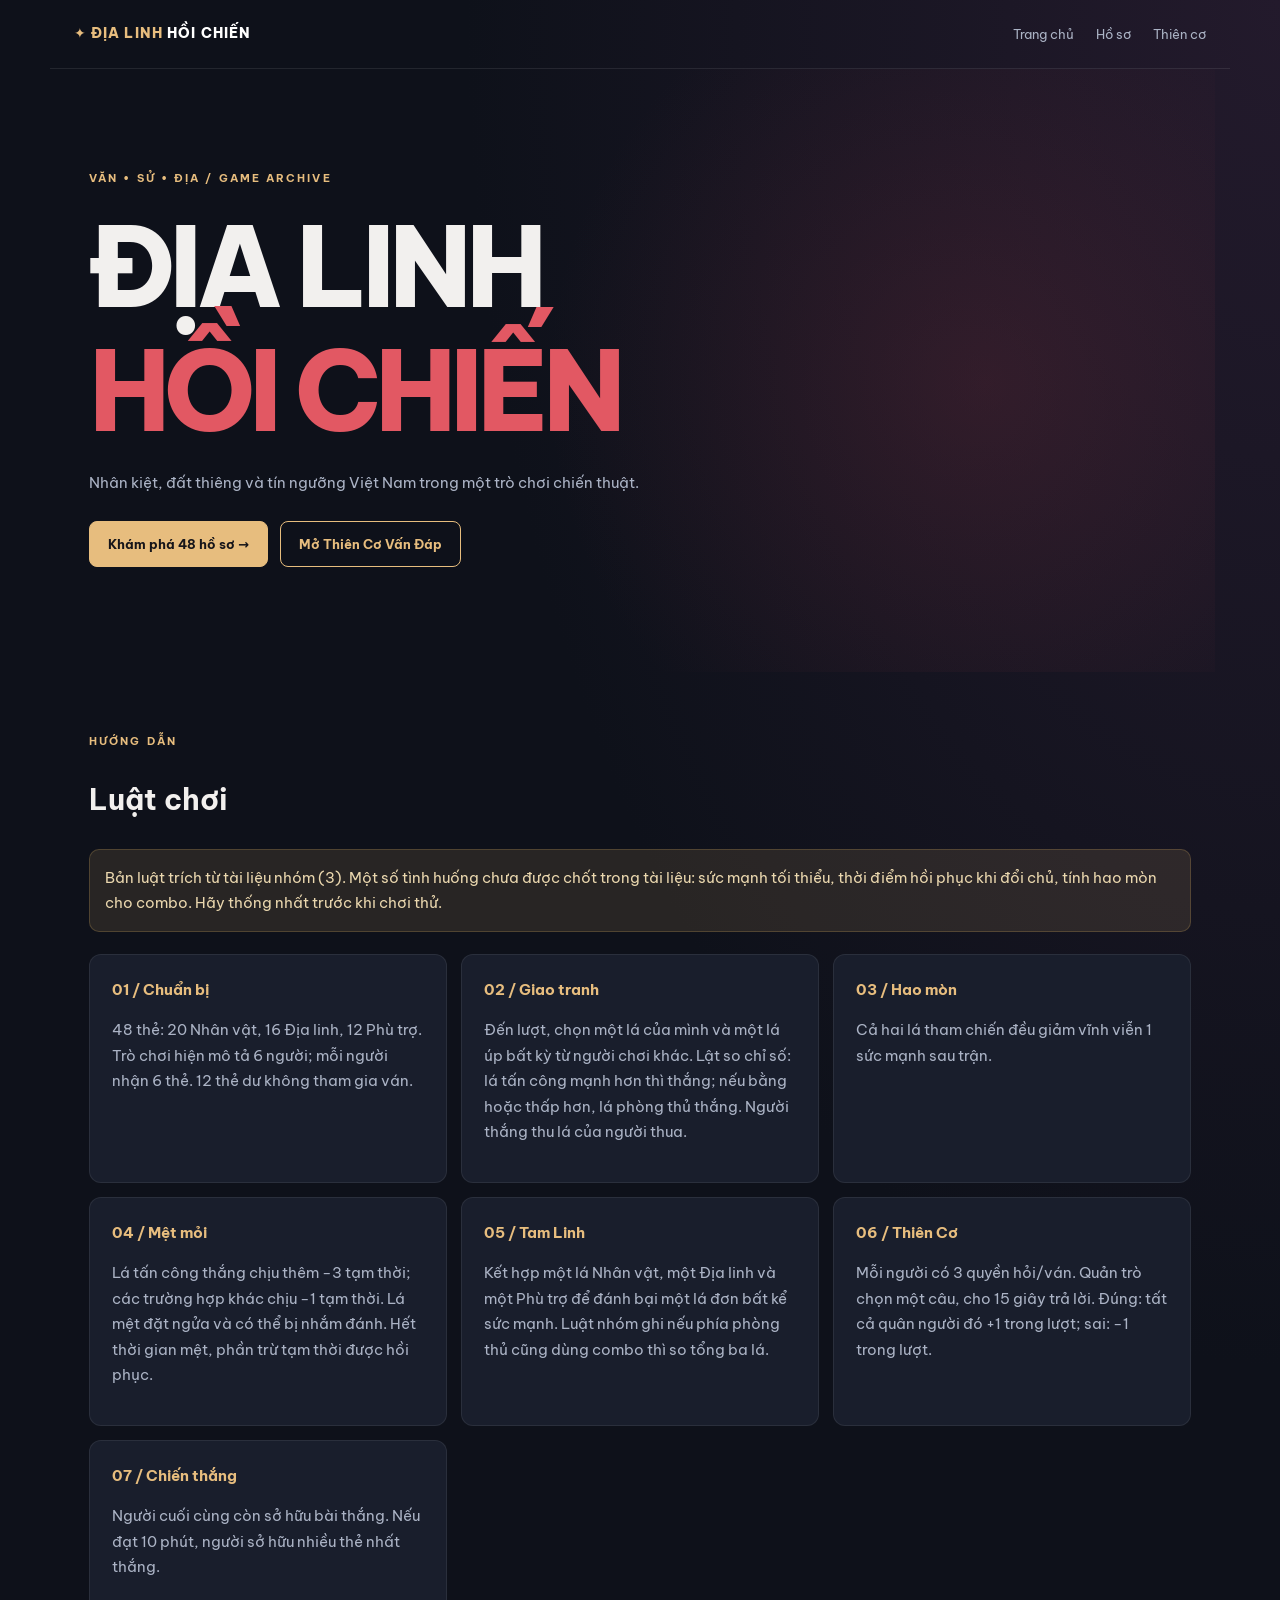
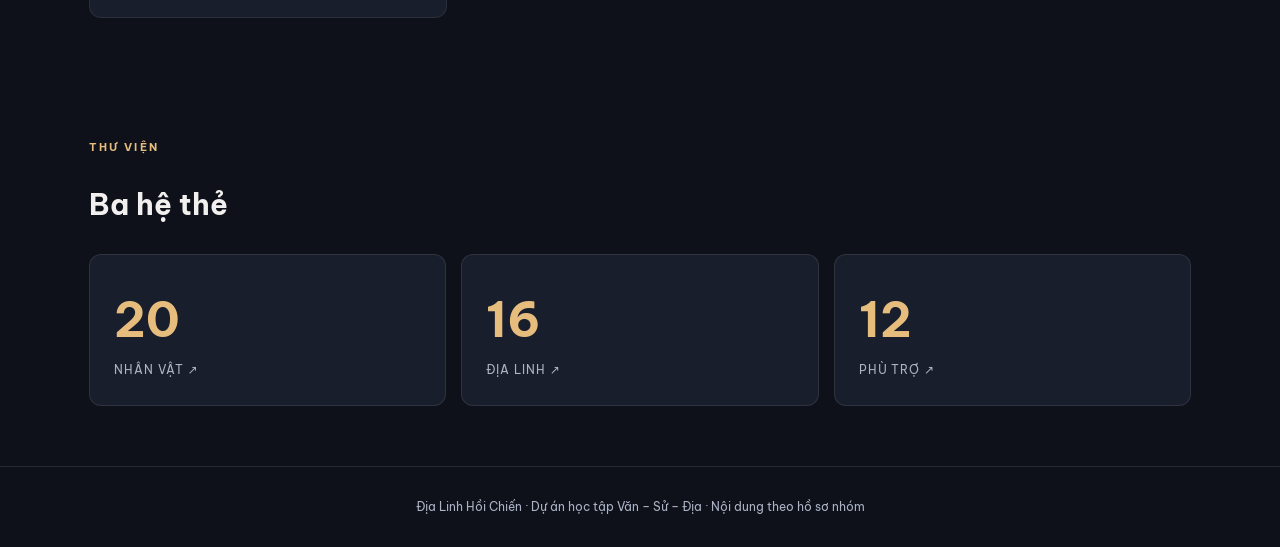
<file: index.html>
<!doctype html><html lang="vi"><head><meta charset="utf-8"><meta name="viewport" content="width=device-width, initial-scale=1"><meta name="theme-color" content="#0d111b"><title>Địa Linh Hồi Chiến</title><link rel="stylesheet" href="style.css"></head><body><header class="nav"><a class="logo" href="index.html">✦ ĐỊA LINH <span>HỒI CHIẾN</span></a><nav><a href="index.html">Trang chủ</a><a href="archives.html">Hồ sơ</a><a href="quiz.html">Thiên cơ</a></nav></header><main><section class="hero"><div class="overline">VĂN • SỬ • ĐỊA / GAME ARCHIVE</div><h1>ĐỊA LINH<br><em>HỒI CHIẾN</em></h1><p>Nhân kiệt, đất thiêng và tín ngưỡng Việt Nam trong một trò chơi chiến thuật.</p><div class="actions"><a class="btn" href="archives.html">Khám phá 48 hồ sơ →</a><a class="btn ghost" href="quiz.html">Mở Thiên Cơ Vấn Đáp</a></div></section><section class="section"><div class="kicker">HƯỚNG DẪN</div><h2>Luật chơi</h2><div class="notice">Bản luật trích từ tài liệu nhóm (3). Một số tình huống chưa được chốt trong tài liệu: sức mạnh tối thiểu, thời điểm hồi phục khi đổi chủ, tính hao mòn cho combo. Hãy thống nhất trước khi chơi thử.</div><div class="rules"><article><b>01 / Chuẩn bị</b><p>48 thẻ: 20 Nhân vật, 16 Địa linh, 12 Phù trợ. Trò chơi hiện mô tả 6 người; mỗi người nhận 6 thẻ. 12 thẻ dư không tham gia ván.</p></article><article><b>02 / Giao tranh</b><p>Đến lượt, chọn một lá của mình và một lá úp bất kỳ từ người chơi khác. Lật so chỉ số: lá tấn công mạnh hơn thì thắng; nếu bằng hoặc thấp hơn, lá phòng thủ thắng. Người thắng thu lá của người thua.</p></article><article><b>03 / Hao mòn</b><p>Cả hai lá tham chiến đều giảm vĩnh viễn 1 sức mạnh sau trận.</p></article><article><b>04 / Mệt mỏi</b><p>Lá tấn công thắng chịu thêm −3 tạm thời; các trường hợp khác chịu −1 tạm thời. Lá mệt đặt ngửa và có thể bị nhắm đánh. Hết thời gian mệt, phần trừ tạm thời được hồi phục.</p></article><article><b>05 / Tam Linh</b><p>Kết hợp một lá Nhân vật, một Địa linh và một Phù trợ để đánh bại một lá đơn bất kể sức mạnh. Luật nhóm ghi nếu phía phòng thủ cũng dùng combo thì so tổng ba lá.</p></article><article><b>06 / Thiên Cơ</b><p>Mỗi người có 3 quyền hỏi/ván. Quản trò chọn một câu, cho 15 giây trả lời. Đúng: tất cả quân người đó +1 trong lượt; sai: −1 trong lượt.</p></article><article><b>07 / Chiến thắng</b><p>Người cuối cùng còn sở hữu bài thắng. Nếu đạt 10 phút, người sở hữu nhiều thẻ nhất thắng.</p></article></div></section><section class="section"><div class="kicker">THƯ VIỆN</div><h2>Ba hệ thẻ</h2><div class="triples"><a href="archives.html?type=NV"><strong>20</strong><span>NHÂN VẬT ↗</span></a><a href="archives.html?type=DL"><strong>16</strong><span>ĐỊA LINH ↗</span></a><a href="archives.html?type=PT"><strong>12</strong><span>PHÙ TRỢ ↗</span></a></div></section></main><footer>Địa Linh Hồi Chiến · Dự án học tập Văn – Sử – Địa · Nội dung theo hồ sơ nhóm</footer></body></html>
</file>
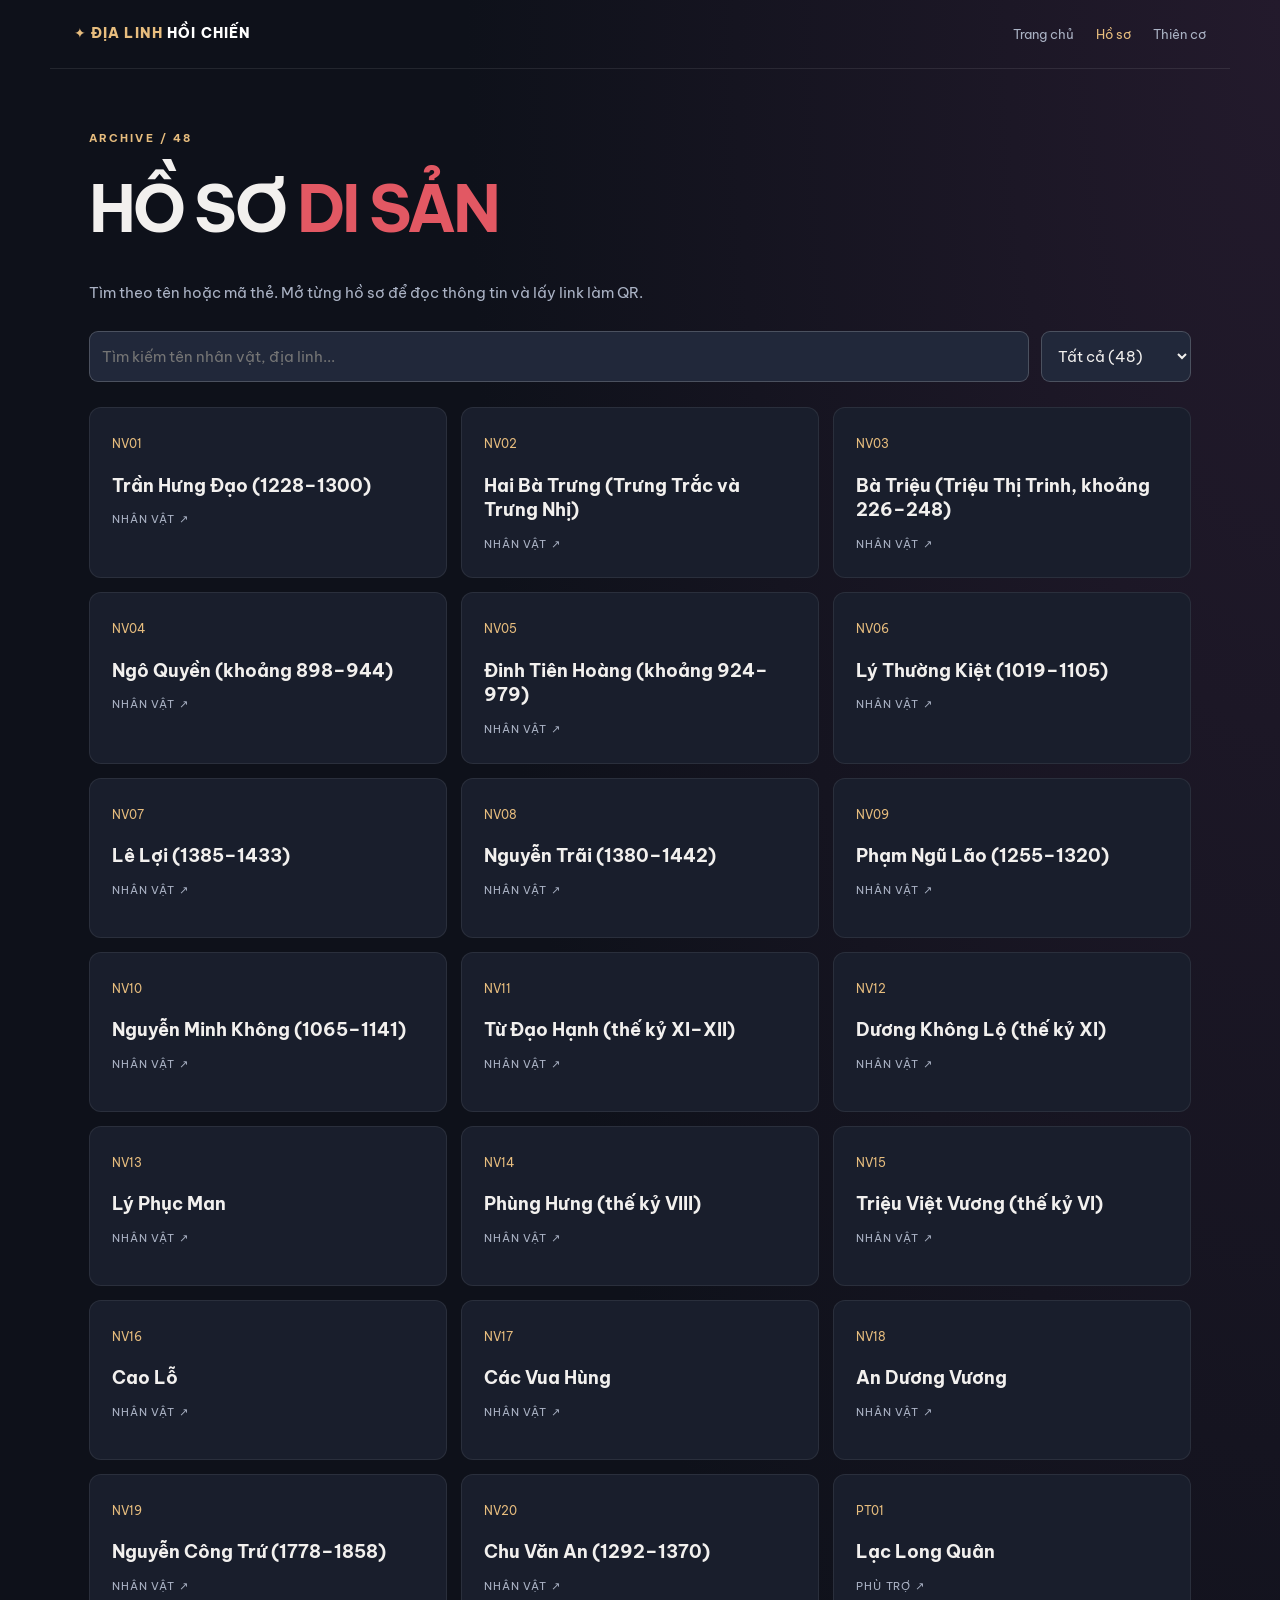
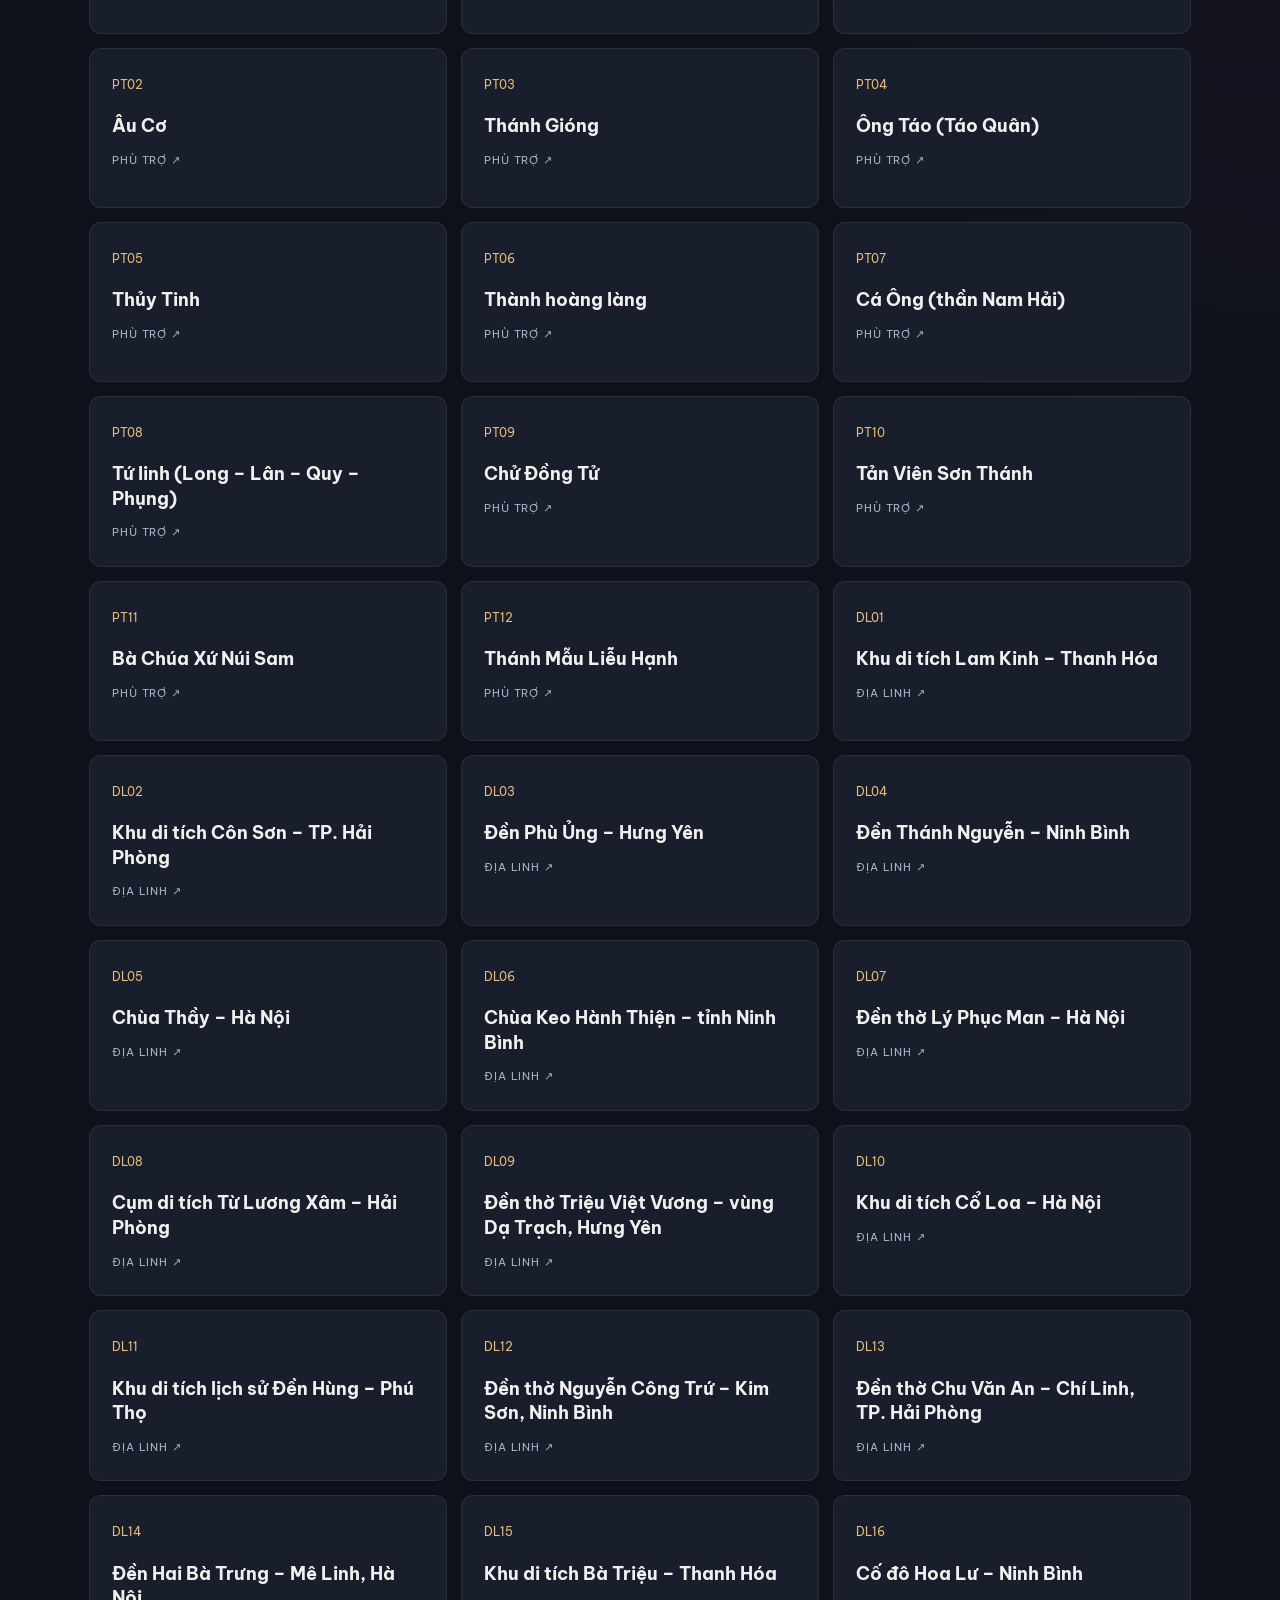
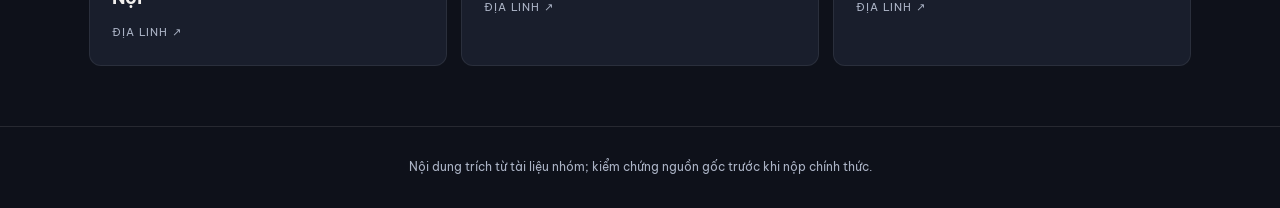
<file: archives.html>
<!doctype html><html lang="vi"><head><meta charset="utf-8"><meta name="viewport" content="width=device-width, initial-scale=1"><title>Hồ sơ | Địa Linh Hồi Chiến</title><link rel="stylesheet" href="style.css"></head><body><header class="nav"><a class="logo" href="index.html">✦ ĐỊA LINH <span>HỒI CHIẾN</span></a><nav><a href="index.html">Trang chủ</a><a class="active" href="archives.html">Hồ sơ</a><a href="quiz.html">Thiên cơ</a></nav></header><main class="section"><div id="profile" hidden></div><div id="library"><div class="kicker">ARCHIVE / 48</div><h1 class="pagehead">HỒ SƠ <em>DI SẢN</em></h1><p class="muted">Tìm theo tên hoặc mã thẻ. Mở từng hồ sơ để đọc thông tin và lấy link làm QR.</p><div class="filters"><input id="search" placeholder="Tìm kiếm tên nhân vật, địa linh..." aria-label="Tìm hồ sơ"><select id="type" aria-label="Lọc loại thẻ"><option value="">Tất cả (48)</option><option value="NV">Nhân vật (20)</option><option value="DL">Địa linh (16)</option><option value="PT">Phù trợ (12)</option></select></div><div id="cards" class="cardgrid"></div></div></main><footer>Nội dung trích từ tài liệu nhóm; kiểm chứng nguồn gốc trước khi nộp chính thức.</footer><script src="app.js"></script></body></html>
</file>
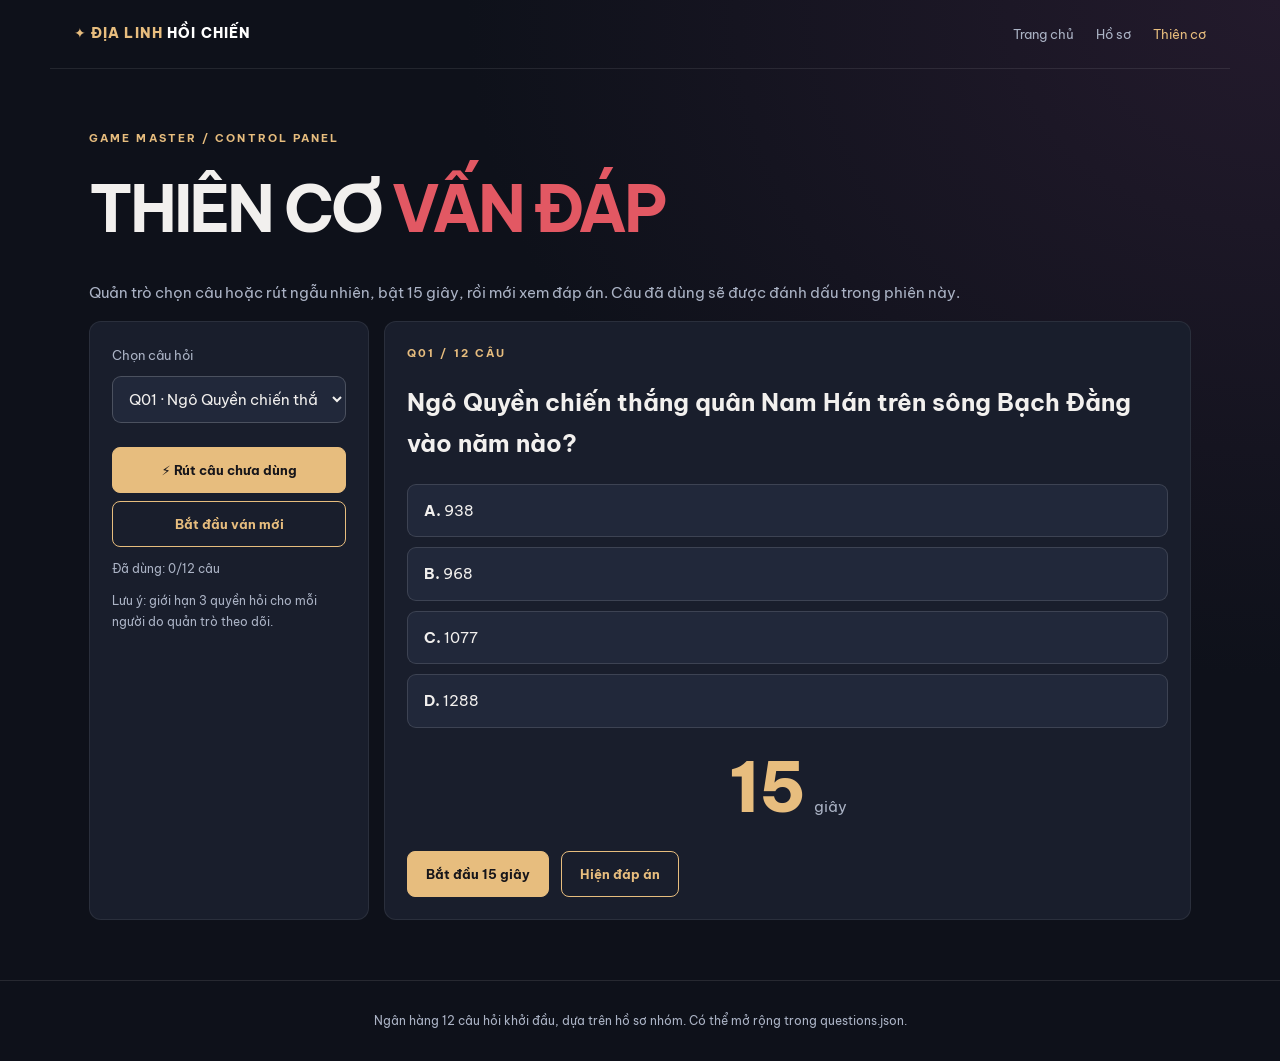
<file: quiz.html>
<!doctype html><html lang="vi"><head><meta charset="utf-8"><meta name="viewport" content="width=device-width, initial-scale=1"><title>Thiên Cơ | Địa Linh Hồi Chiến</title><link rel="stylesheet" href="style.css"></head><body><header class="nav"><a class="logo" href="index.html">✦ ĐỊA LINH <span>HỒI CHIẾN</span></a><nav><a href="index.html">Trang chủ</a><a href="archives.html">Hồ sơ</a><a class="active" href="quiz.html">Thiên cơ</a></nav></header><main class="section"><div class="kicker">GAME MASTER / CONTROL PANEL</div><h1 class="pagehead">THIÊN CƠ <em>VẤN ĐÁP</em></h1><p class="muted">Quản trò chọn câu hoặc rút ngẫu nhiên, bật 15 giây, rồi mới xem đáp án. Câu đã dùng sẽ được đánh dấu trong phiên này.</p><div class="quizlayout"><aside class="panel"><label for="questionSelect">Chọn câu hỏi</label><select id="questionSelect"></select><button class="btn block" id="randomBtn">⚡ Rút câu chưa dùng</button><button class="btn ghost block" id="resetBtn">Bắt đầu ván mới</button><p class="muted small" id="progress"></p><p class="muted small">Lưu ý: giới hạn 3 quyền hỏi cho mỗi người do quản trò theo dõi.</p></aside><section class="panel quizcard"><div class="meta" id="qnum">CÂU HỎI</div><h2 id="questionText">Đang tải câu hỏi...</h2><div id="options" class="options"></div><div class="timer"><span id="clock">15</span><span>giây</span></div><div class="actions"><button class="btn" id="startBtn">Bắt đầu 15 giây</button><button class="btn ghost" id="answerBtn">Hiện đáp án</button></div><div id="answer" class="answer" hidden></div></section></div></main><footer>Ngân hàng 12 câu hỏi khởi đầu, dựa trên hồ sơ nhóm. Có thể mở rộng trong questions.json.</footer><script src="app.js"></script></body></html>
</file>
<file: style.css>
@import url('https://fonts.googleapis.com/css2?family=Be+Vietnam+Pro:wght@400;500;600;700;800&display=swap');:root{--bg:#0e111a;--panel:#191e2c;--panel2:#21283a;--gold:#e7bd7e;--red:#e25863;--ink:#f2f0ee;--muted:#abb3c5}*{box-sizing:border-box}body{margin:0;background:radial-gradient(ellipse at top right,#231a2c 0,transparent 45%),var(--bg);color:var(--ink);font:15px/1.7 'Be Vietnam Pro',system-ui,sans-serif;min-height:100vh}a{color:inherit;text-decoration:none}button,input,select{font:inherit}button{cursor:pointer}.nav{max-width:1180px;margin:auto;padding:22px 24px;display:flex;align-items:center;justify-content:space-between;gap:24px;border-bottom:1px solid #ffffff16}.logo{font-size:14px;font-weight:800;letter-spacing:.08em;color:var(--gold)}.logo span{color:white}.nav nav{display:flex;gap:22px;font-size:13px;color:var(--muted)}.nav nav a:hover,.active{color:var(--gold)!important}main{max-width:1150px;margin:auto}.hero{padding:100px 24px 105px;background:radial-gradient(circle at 80% 52%,#692b3950,transparent 45%)}.overline,.kicker,.meta{color:var(--gold);letter-spacing:.19em;font-size:11px;font-weight:700}.hero h1{font-size:clamp(52px,9vw,110px);line-height:1.12;letter-spacing:-.055em;margin:18px 0;font-weight:800}em{font-style:normal;color:var(--red)}.hero p{color:var(--muted);max-width:560px}.actions{display:flex;flex-wrap:wrap;gap:12px;margin-top:26px}.btn{display:inline-block;border:1px solid var(--gold);background:var(--gold);color:#16151a;font-weight:700;padding:11px 18px;border-radius:8px;font-size:13px;text-align:center}.btn:hover{filter:brightness(1.1)}.btn.ghost{background:transparent;color:var(--gold)}.section{padding:60px 24px}.section h2{font-size:29px}.pagehead{font-size:clamp(35px,6vw,64px);letter-spacing:-.05em;margin:8px 0 16px}.notice{padding:15px;border:1px solid #be9a5844;background:#ddba7120;border-radius:10px;color:#ead7ae;margin:22px 0}.rules,.cardgrid{display:grid;grid-template-columns:repeat(3,minmax(0,1fr));gap:14px}.rules article,.panel,.tile{background:var(--panel);border:1px solid #ffffff13;border-radius:12px;padding:22px}.rules article b{color:var(--gold)}.rules article p,.muted{color:var(--muted)}.triples{display:grid;grid-template-columns:repeat(3,1fr);gap:15px}.triples a{background:var(--panel);border:1px solid #ffffff18;border-radius:12px;padding:24px;display:flex;flex-direction:column}.triples strong{font-size:48px;color:var(--gold)}.triples span,.tile .tag{font-size:12px;color:var(--muted);letter-spacing:.08em}.filters{display:flex;gap:12px;margin:25px 0}input,select{background:var(--panel2);color:var(--ink);border:1px solid #ffffff30;border-radius:9px;padding:12px;min-width:0}input{flex:1}.tile{display:block;min-height:160px;transition:transform .16s,border-color .16s}.tile:hover{transform:translateY(-3px);border-color:var(--gold)}.tile .id{color:var(--gold);font-size:12px}.tile h3{line-height:1.4;margin:18px 0 7px}.tile .tag{font-size:11px}.profiletop{margin-bottom:18px}.backlink{color:var(--gold);font-size:13px}.profilebox{max-width:810px}.profilebox h1{font-size:clamp(30px,5vw,55px);line-height:1.3}.profilebox h3{color:var(--gold);margin-top:28px}.profilebox p{color:#c8cfdd}.sourcebox{border-top:1px solid #ffffff28;padding-top:15px;margin-top:30px;color:var(--muted);font-size:13px}.quizlayout{display:grid;grid-template-columns:280px 1fr;gap:15px}.panel label{display:block;margin-bottom:10px;font-size:13px;color:var(--muted)}.panel select{width:100%;margin-bottom:16px}.block{display:block;width:100%;margin:8px 0}.quizcard h2{font-size:24px}.options{display:grid;gap:10px}.option{background:var(--panel2);padding:13px 16px;border:1px solid #ffffff20;border-radius:9px}.option.correct{border-color:#73d7a3;background:#143829}.timer{display:flex;align-items:baseline;justify-content:center;gap:8px;margin-top:22px}.timer #clock{font-size:68px;font-weight:800;color:var(--gold);line-height:1.1}.timer span:last-child{color:var(--muted)}.timer.expired #clock{color:var(--red)}.answer{padding:14px;background:#183e2e;border-radius:9px;margin-top:20px;color:#bbf1d0}.small{font-size:12px}.notfound{padding:40px}footer{text-align:center;color:var(--muted);font-size:12px;padding:30px 20px;border-top:1px solid #ffffff1a}@media(max-width:750px){.nav{align-items:flex-start;flex-direction:column;padding:15px}.nav nav{gap:14px}.hero{padding:65px 20px}.section{padding:35px 18px}.rules,.cardgrid{grid-template-columns:repeat(2,minmax(0,1fr))}.quizlayout{grid-template-columns:1fr}.triples{gap:7px}.triples a{padding:13px}.triples strong{font-size:30px}}@media(max-width:450px){.rules,.cardgrid{grid-template-columns:1fr}.filters{flex-direction:column}.triples span{font-size:9px}.tile{min-height:110px}}
</file>
